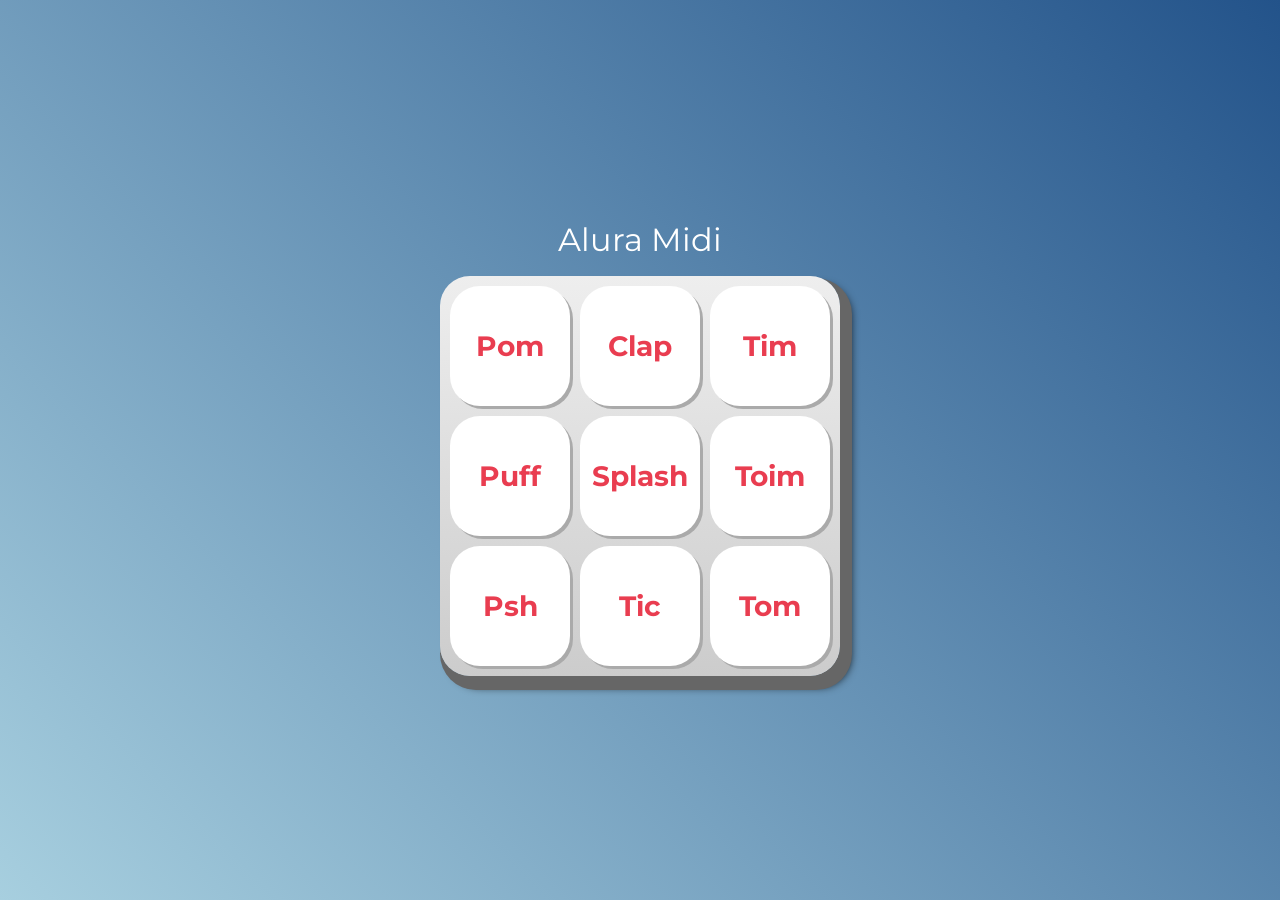
<file: aluramidi-curso-arquivos-iniciais/index.html>
<!DOCTYPE html>
<html lang="pt-BR">

<head>
    <meta charset="UTF-8">
    <meta http-equiv="X-UA-Compatible" content="IE=edge">
    <meta name="viewport" content="width=device-width, initial-scale=1.0">

    <title>Alura MIDI</title>

    <link rel="preconnect" href="https://fonts.googleapis.com">
    <link rel="preconnect" href="https://fonts.gstatic.com" crossorigin>
    <link href="https://fonts.googleapis.com/css2?family=Montserrat:wght@500;600&display=swap" rel="stylesheet">

    <link rel="icon" type="image/png" href="images/bateria.png">
    <link rel="stylesheet" href="css/reset.css">
    <link rel="stylesheet" href="css/estilos.css">



</head>

<body>

    <h1>Alura Midi</h1>

    <section class="teclado">
        <button class="tecla tecla_pom">Pom</button>
        <button class="tecla tecla_clap">Clap</button>
        <button class="tecla tecla_tim">Tim</button>

        <button class="tecla tecla_puff">Puff</button>
        <button class="tecla tecla_splash">Splash</button>
        <button class="tecla tecla_toim">Toim</button>

        <button class="tecla tecla_psh">Psh</button>
        <button class="tecla tecla_tic">Tic</button>
        <button class="tecla tecla_tom">Tom</button>
    </section>

    <audio src="sounds/keyq.wav" id="som_tecla_pom"></audio>
    <audio src="sounds/keyw.wav" id="som_tecla_clap"></audio>
    <audio src="sounds/keye.wav" id="som_tecla_tim"></audio>
    <audio src="sounds/keya.wav" id="som_tecla_puff"></audio>
    <audio src="sounds/keys.wav" id="som_tecla_splash"></audio>
    <audio src="sounds/keyd.wav" id="som_tecla_toim"></audio>
    <audio src="sounds/keyz.wav" id="som_tecla_psh"></audio>
    <audio src="sounds/keyx.wav" id="som_tecla_tic"></audio>
    <audio src="sounds/keyc.wav" id="som_tecla_tom"></audio>

    <script src="main.js"></script>
</body>

</html>
</file>
<file: aluramidi-curso-arquivos-iniciais/css/estilos.css>
:root {
  --cinza: #aaa;
  --vermelha: #e93d50;
  --vermelha-escura: #af303f;
  --branca: #fff;
  --luz: rgb(229, 255, 0);
}

body {
  align-items: center;
  background: linear-gradient(45deg, #a7cfdf 0%,#23538a 100%);
  display: flex;
  justify-content: center;
  flex-direction: column;
  font-family: 'Montserrat', sans-serif;
  min-height: 100vh;
}

h1 {
  color: var(--branca);
  margin-bottom: 20px;
  font-size: 2rem;
}

.teclado {
  background: linear-gradient(to bottom, #eeeeee 0%,#cccccc 100%);
  box-shadow: 6px 8px 0 6px #666, 10px 10px 10px #000;
  border-radius: 30px;
  display: grid;
  gap: 10px;
  grid-template-columns: repeat(3, 1fr);
  padding: 10px;
}

.tecla {
  background-color: var(--branca);
  border-radius: 30px;
  box-shadow: 3px 3px 0 var(--cinza);
  color: var(--vermelha);
  cursor: pointer;
  height: 120px;
  font-size: 1.75em;
  font-weight: bold;
  line-height: 120px;
  text-align: center;
  width: 120px;
}

.tecla.ativa,
.tecla:active {
  background-color: var(--vermelha);
  border: 4px solid  var(--vermelha);
  box-shadow: 3px 3px 0 var(--vermelha-escura) inset;
  color: var(--branca);
  outline: none;
}

.tecla.focus,
.tecla:focus {
  outline: none;
  box-shadow: 1px 1px 10px var(--luz);
}

.tecla.active:focus,
.tecla:active:focus {
  box-shadow: 3px 3px 0 var(--vermelha-escura) inset, 1px 1px 10px var(--luz);
}
</file>
